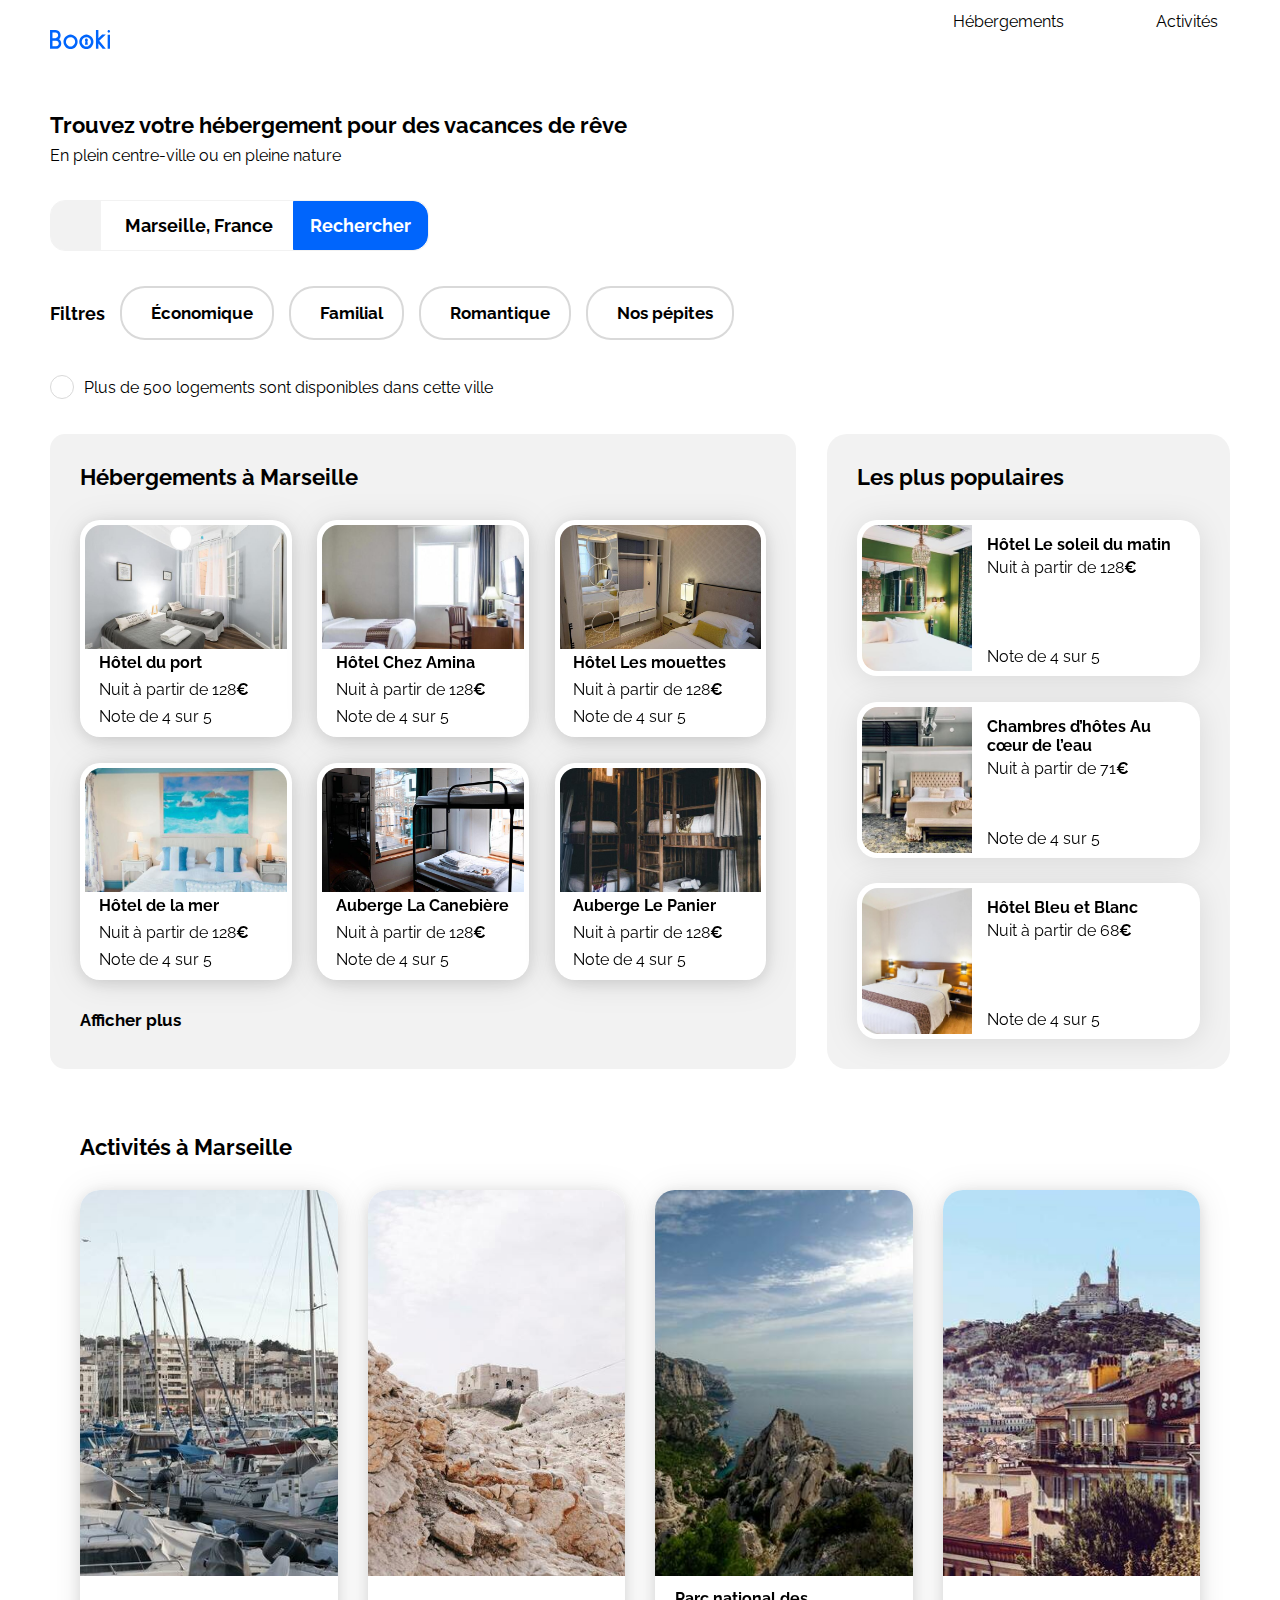
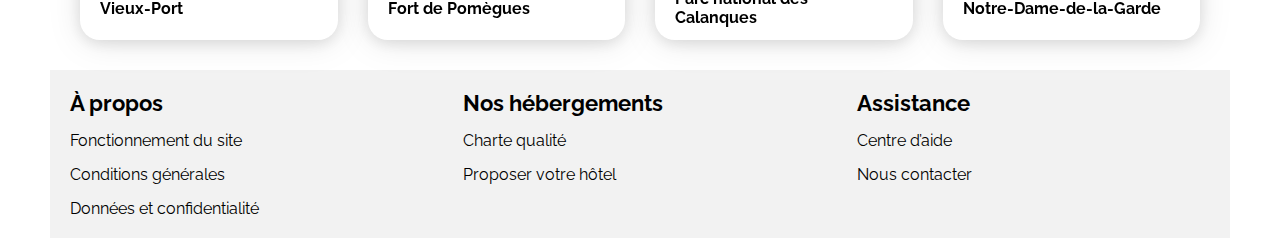
<file: index.html>
<!DOCTYPE html>
<html lang="fr">
  <head>
    <meta charset="UTF-8" />
    <meta name="viewport" content="width=device-width, initial-scale=1.0" />
    <title>Booki</title>
    <link rel="preconnect" href="https://fonts.googleapis.com" />
    <link rel="preconnect" href="https://fonts.gstatic.com" crossorigin />
    <link
      href="https://fonts.googleapis.com/css2?family=Raleway:wght@400;500;700&display=swap"
      rel="stylesheet"
    />
    <link
      rel="stylesheet"
      href="https://cdnjs.cloudflare.com/ajax/libs/font-awesome/6.2.1/css/all.min.css"
      integrity="sha512-MV7K8+y+gLIBoVD59lQIYicR65iaqukzvf/nwasF0nqhPay5w/9lJmVM2hMDcnK1OnMGCdVK+iQrJ7lzPJQd1w=="
      crossorigin="anonymous"
      referrerpolicy="no-referrer"
    />
    <link rel="stylesheet" href="./css/style.css" />
  </head>

  <body>
    <div class="main-container">
      <header>
        <div class="logo">
          <img src="./images/logo/Logo.svg" alt="Logo de Booki" />
        </div>
        <nav class="menu">
          <div class="buttons">
            <div class="btn"><a href="#hebergements">Hébergements</a></div>
            <div class="btn"><a href="#activity">Activités</a></div>
          </div>
        </nav>
      </header>
      <main>
        <section class="informations">
          <div class="headline">
            <h1 class="title">
              Trouvez votre hébergement pour des vacances de rêve
            </h1>
            <p class="subtitle">En plein centre-ville ou en pleine nature</p>
          </div>
          <form class="searchbar">
            <div class="searchicon">
              <i class="fa-solid fa-location-dot"></i>
            </div>
            <div class="searchfield">
              <input
                type="text"
                name="q"
                placeholder="Marseille, France"
                value=""
              />
            </div>
            <div class="searchbutton">
              <button type="submit" id="desktop">Rechercher</button>
              <button type="submit" id="mobile">
                <i class="fa-solid fa-magnifying-glass"> </i>
              </button>
            </div>
          </form>
          <div class="filterbar">
            <h2>Filtres</h2>
            <div class="filters">
              <a href="">
                <div class="btn">
                  <i class="fa-solid fa-money-bill-wave"></i>
                  <span>Économique</span>
                </div>
              </a>
              <a href="">
                <div class="btn">
                  <i class="fa-solid fa-person"></i>
                  <span>Familial</span>
                </div>
              </a>
              <a href="">
                <div class="btn">
                  <i class="fa-solid fa-heart"></i>
                  <span>Romantique</span>
                </div>
              </a>
              <a href="#populaires">
                <div class="btn">
                  <i class="fa-solid fa-fire"></i>
                  <span>Nos pépites</span>
                </div>
              </a>
            </div>
          </div>
          <div class="infobar">
            <div class="icon">
              <i class="fa-solid fa-info"></i>
            </div>
            <p class="subtitle">
              Plus de 500 logements sont disponibles dans cette ville
            </p>
          </div>
        </section>

        <div class="hebergements-and-populaires">
          <section class="hebergements" id="hebergements">
            <div class="title">
              <h2 class="section-title">Hébergements à Marseille</h2>
            </div>

            <div class="hebergements-cards">
              <article class="card">
                <a href="404.html" target="_blank">
                  <img
                    src="./images/hebergements/fred-kleber.jpg"
                    alt="Image de la chambre d'hotel montrant un lit"
                  />
                  <div class="card-content">
                    <div class="card-txt">
                      <h3 class="card-title">Hôtel du port</h3>
                      <p class="card-subtitle">
                        Nuit à partir de 128<span class="euro">€</span>
                      </p>
                    </div>
                    <div class="card-rating">
                      <i class="fa-xs fa-solid fa-star" aria-hidden="false"></i>
                      <i class="fa-xs fa-solid fa-star" aria-hidden="false"></i>
                      <i class="fa-xs fa-solid fa-star" aria-hidden="false"></i>
                      <i class="fa-xs fa-solid fa-star" aria-hidden="false"></i>
                      <i
                        class="fa-xs fa-solid fa-star neutral-star"
                        aria-hidden="true"
                      ></i>
                      <span class="sr-only">Note de 4 sur 5</span>
                    </div>
                  </div>
                </a>
              </article>
              <article class="card">
                <a href="404.html" target="_blank">
                  <img
                    src="./images/hebergements/febrian-zakaria.jpg"
                    alt="Image de la chambre d'hotel montrant un lit"
                  />
                  <div class="card-content">
                    <div class="card-txt">
                      <h3 class="card-title">Hôtel Chez Amina</h3>
                      <p class="card-subtitle">
                        Nuit à partir de 128<span class="euro">€</span>
                      </p>
                    </div>
                    <div class="card-rating">
                      <i class="fa-xs fa-solid fa-star" aria-hidden="false"></i>
                      <i class="fa-xs fa-solid fa-star" aria-hidden="false"></i>
                      <i class="fa-xs fa-solid fa-star" aria-hidden="false"></i>
                      <i class="fa-xs fa-solid fa-star" aria-hidden="false"></i>
                      <i
                        class="fa-xs fa-solid fa-star neutral-star"
                        aria-hidden="true"
                      ></i>
                      <span class="sr-only">Note de 4 sur 5</span>
                    </div>
                  </div>
                </a>
              </article>
              <article class="card">
                <a href="404.html" target="_blank">
                  <img
                    src="./images/hebergements/reisetopia.jpg"
                    alt="Image de la chambre d'hotel montrant un lit"
                  />
                  <div class="card-content">
                    <div class="card-txt">
                      <h3 class="card-title">Hôtel Les mouettes</h3>
                      <p class="card-subtitle">
                        Nuit à partir de 128<span class="euro">€</span>
                      </p>
                    </div>
                    <div class="card-rating">
                      <i class="fa-xs fa-solid fa-star" aria-hidden="false"></i>
                      <i class="fa-xs fa-solid fa-star" aria-hidden="false"></i>
                      <i class="fa-xs fa-solid fa-star" aria-hidden="false"></i>
                      <i class="fa-xs fa-solid fa-star" aria-hidden="false"></i>
                      <i
                        class="fa-xs fa-solid fa-star neutral-star"
                        aria-hidden="true"
                      ></i>
                      <span class="sr-only">Note de 4 sur 5</span>
                    </div>
                  </div>
                </a>
              </article>
              <article class="card">
                <a href="404.html" target="_blank">
                  <img
                    src="./images/hebergements/annie-spratt.jpg"
                    alt="Image de la chambre d'hotel montrant un lit"
                  />
                  <div class="card-content">
                    <div class="card-txt">
                      <h3 class="card-title">Hôtel de la mer</h3>
                      <p class="card-subtitle">
                        Nuit à partir de 128<span class="euro">€</span>
                      </p>
                    </div>
                    <div class="card-rating">
                      <i class="fa-xs fa-solid fa-star" aria-hidden="false"></i>
                      <i class="fa-xs fa-solid fa-star" aria-hidden="false"></i>
                      <i class="fa-xs fa-solid fa-star" aria-hidden="false"></i>
                      <i class="fa-xs fa-solid fa-star" aria-hidden="false"></i>
                      <i
                        class="fa-xs fa-solid fa-star neutral-star"
                        aria-hidden="true"
                      ></i>
                      <span class="sr-only">Note de 4 sur 5</span>
                    </div>
                  </div>
                </a>
              </article>
              <article class="card">
                <a href="404.html" target="_blank">
                  <img
                    src="./images/hebergements/marcus-loke.jpg"
                    alt="Image de la chambre d'hotel montrant un lit"
                  />
                  <div class="card-content">
                    <div class="card-txt">
                      <h3 class="card-title">Auberge La Canebière</h3>
                      <p class="card-subtitle">
                        Nuit à partir de 128<span class="euro">€</span>
                      </p>
                    </div>
                    <div class="card-rating">
                      <i class="fa-xs fa-solid fa-star" aria-hidden="false"></i>
                      <i class="fa-xs fa-solid fa-star" aria-hidden="false"></i>
                      <i class="fa-xs fa-solid fa-star" aria-hidden="false"></i>
                      <i class="fa-xs fa-solid fa-star" aria-hidden="false"></i>
                      <i
                        class="fa-xs fa-solid fa-star neutral-star"
                        aria-hidden="true"
                      ></i>
                      <span class="sr-only">Note de 4 sur 5</span>
                    </div>
                  </div>
                </a>
              </article>
              <article class="card">
                <a href="404.html" target="_blank">
                  <img
                    src="./images/hebergements/nicate-lee.jpg"
                    alt="Image de la chambre d'hotel montrant un lit"
                  />
                  <div class="card-content">
                    <div class="card-txt">
                      <h3 class="card-title">Auberge Le Panier</h3>
                      <p class="card-subtitle">
                        Nuit à partir de 128<span class="euro">€</span>
                      </p>
                    </div>
                    <div class="card-rating">
                      <i class="fa-xs fa-solid fa-star" aria-hidden="false"></i>
                      <i class="fa-xs fa-solid fa-star" aria-hidden="false"></i>
                      <i class="fa-xs fa-solid fa-star" aria-hidden="false"></i>
                      <i class="fa-xs fa-solid fa-star" aria-hidden="false"></i>
                      <i
                        class="fa-xs fa-solid fa-star neutral-star"
                        aria-hidden="true"
                      ></i>
                      <span class="sr-only">Note de 4 sur 5</span>
                    </div>
                  </div>
                </a>
              </article>
            </div>
            <a href="">
              <h3 class="more">Afficher plus</h3>
            </a>
            <!--zdqzdzqd-->
          </section>
          <aside class="populaires" id="populaires">
            <div class="title">
              <h2 class="section-title">Les plus populaires</h2>
              <i class="fa-solid fa-chart-line" aria-hidden="true"></i>
            </div>
            <div class="populaires-cards">
              <a href="404.html" target="_blank">
                <article class="card">
                  <img
                    src="./images/hebergements/emile-guillemot.jpg"
                    alt="Image de la chambre d'hôtel montrant un lit"
                  />
                  <div class="card-content">
                    <div class="card-txt">
                      <h3 class="card-title">Hôtel Le soleil du matin</h3>
                      <p class="card-subtitle">
                        Nuit à partir de 128<span class="euro">€</span>
                      </p>
                    </div>
                    <div class="card-rating">
                      <i class="fa-xs fa-solid fa-star" aria-hidden="false"></i>
                      <i class="fa-xs fa-solid fa-star" aria-hidden="false"></i>
                      <i class="fa-xs fa-solid fa-star" aria-hidden="false"></i>
                      <i class="fa-xs fa-solid fa-star" aria-hidden="false"></i>
                      <i
                        class="fa-xs fa-solid fa-star neutral-star"
                        aria-hidden="true"
                      ></i>
                      <span class="sr-only">Note de 4 sur 5</span>
                    </div>
                  </div>
                </article>
              </a>
              <a href="404.html" target="_blank">
                <article class="card">
                  <img
                    src="./images/hebergements/aw-creative.jpg"
                    alt="Image de la chambre d'hôtel montrant un lit"
                  />
                  <div class="card-content">
                    <div class="card-txt">
                      <h3 class="card-title">
                        Chambres d’hôtes Au cœur de l’eau
                      </h3>
                      <p class="card-subtitle">
                        Nuit à partir de 71<span class="euro">€</span>
                      </p>
                    </div>
                    <div class="card-rating">
                      <i class="fa-xs fa-solid fa-star" aria-hidden="true"></i>
                      <i class="fa-xs fa-solid fa-star" aria-hidden="true"></i>
                      <i class="fa-xs fa-solid fa-star" aria-hidden="true"></i>
                      <i class="fa-xs fa-solid fa-star" aria-hidden="true"></i>
                      <i
                        class="fa-xs fa-solid fa-star neutral-star"
                        aria-hidden="true"
                      ></i>
                      <span class="sr-only">Note de 4 sur 5</span>
                    </div>
                  </div>
                </article>
              </a>
              <a href="404.html" target="_blank">
                <article class="card">
                  <img
                    src="./images/hebergements/febrian-zakaria2.jpg"
                    alt="Image de la chambre d'hôtel montrant un lit"
                  />
                  <div class="card-content">
                    <div class="card-txt">
                      <h3 class="card-title">Hôtel Bleu et Blanc</h3>
                      <p class="card-subtitle">
                        Nuit à partir de 68<span class="euro">€</span>
                      </p>
                    </div>
                    <div class="card-rating">
                      <i class="fa-xs fa-solid fa-star" aria-hidden="true"></i>
                      <i class="fa-xs fa-solid fa-star" aria-hidden="true"></i>
                      <i class="fa-xs fa-solid fa-star" aria-hidden="true"></i>
                      <i class="fa-xs fa-solid fa-star" aria-hidden="true"></i>
                      <i
                        class="fa-xs fa-solid fa-star neutral-star"
                        aria-hidden="true"
                      ></i>
                      <span class="sr-only">Note de 4 sur 5</span>
                    </div>
                  </div>
                </article>
              </a>
            </div>
          </aside>
        </div>

        <section class="activity" id="activity">
          <div class="title">
            <h2 class="section-title">Activités à Marseille</h2>
          </div>

          <div class="activity-cards">
            <a href="404.html" target="_blank">
              <article class="card">
                <img
                  src="./images/activites/reno-laithienne.jpg"
                  alt="Image de la chambre d'hotel montrant un lit"
                />
                <div class="card-content">
                  <h3 class="card-title">Vieux-Port</h3>
                </div>
              </article>
            </a>
            <a href="404.html" target="_blank">
              <article class="card">
                <img
                  src="./images/activites/paul-hermann.jpg"
                  alt="Image de la chambre d'hotel montrant un lit"
                />
                <div class="card-content">
                  <h3 class="card-title">Fort de Pomègues</h3>
                </div>
              </article>
            </a>
            <a href="404.html" target="_blank">
              <article class="card">
                <img
                  src="./images/activites/kilyan-sockalingum.jpg"
                  alt="Image de la chambre d'hotel montrant un lit"
                />
                <div class="card-content">
                  <h3 class="card-title">Parc national des Calanques</h3>
                </div>
              </article>
            </a>
            <a href="404.html" target="_blank">
              <article class="card">
                <img
                  src="./images/activites/florian-wehde.jpg"
                  alt="Image de la chambre d'hotel montrant un lit"
                />
                <div class="card-content">
                  <h3 class="card-title">Notre-Dame-de-la-Garde</h3>
                </div>
              </article>
            </a>
          </div>
        </section>
      </main>
      <footer>
        <div class="about">
          <div class="content about-cgu">
            <div class="title">
              <h2 class="section-title">À propos</h2>
            </div>
            <div class="about-content">
              <a href="">
                <p>Fonctionnement du site</p>
              </a>
              <a href="">
                <p>Conditions générales</p>
              </a>
              <a href="">
                <p>Données et confidentialité</p>
              </a>
            </div>
          </div>
          <div class="content about-hebergements">
            <div class="title">
              <h2 class="section-title">Nos hébergements</h2>
            </div>
            <div class="about-content">
              <a href="">
                <p>Charte qualité</p>
              </a>
              <a href="">
                <p>Proposer votre hôtel</p>
              </a>
            </div>
          </div>
          <div class="content about-help">
            <div class="title">
              <h2 class="section-title">Assistance</h2>
            </div>
            <div class="about-content">
              <a href="">
                <p>Centre d’aide</p>
              </a>
              <a href="">
                <p>Nous contacter</p>
              </a>
            </div>
          </div>
        </div>
      </footer>
    </div>
  </body>
</html>
</file>
<file: css/style.css>
/****** General ***********/
* {
  font-family: "Raleway", sans-serif;
  text-decoration: none;
  margin: 0px;
}

:root {
  --main-color: #0065fc;
  --main-bg-color: #f2f2f2;
  --filter-bg-color: #deebff;
}

.fa-solid {
  color: var(--main-color);
}

body {
  display: flex;
  margin: 0px;
  justify-content: center;
}

a {
  color: #000;
}

.main-container {
  width: 100%;
  max-width: 1440px;
  box-sizing: border-box;
  background-color: white;
}

.card {
  background-color: white;
  border-radius: 20px;
  padding: 5px;
  filter: drop-shadow(0px 3px 15px rgba(0, 0, 0, 0.1));
}

.card img {
  object-fit: cover;
}

.card-title {
  align-self: stretch;
  color: #000;
  text-decoration: none;
  margin: 0;

  /* Card/Title */
  font-family: Raleway;
  font-size: 1rem;
  font-style: normal;
  font-weight: 700;
  line-height: normal;
}

.euro {
  font-weight: 700;
}

.neutral-star {
  color: var(--main-bg-color);
}

/****** Header ***********/
header {
  display: flex;
  justify-content: space-between;
}

.logo {
  padding: 1.875rem 3.125rem;
  align-items: flex-start;
}

.logo img {
  width: 3.81813rem;
  height: auto;
}

.menu {
  display: flex;
  padding: 0rem 3.125rem;
  flex-direction: column;
  align-items: center;
  gap: 4.25rem;
}

.menu .buttons {
  display: flex;
  justify-content: flex-end;
  align-items: flex-end;
  gap: 4.25rem;
}

.btn a {
  text-decoration: none;
  color: #000;
  font-size: 16px;
  padding: 10px;
  display: block;
  border: 2px solid transparent;
}

.btn a:hover {
  border-top: 2px solid var(--main-color); /* Bordure bleue pour l'élément actif */

  color: var(--main-color);
}

/* when button is active
.btn.active a {
  border-top: 2px solid var(--main-color); /* Bordure bleue pour l'élément actif 

  color: var(--main-color);
}
*/
/********** Main ***********/

main {
  margin-top: 1.86rem;
  display: flex;
  padding: 0rem 3.125rem;
  flex-direction: column;
  gap: 2.1875rem;
  align-self: stretch;
}

h1 {
  margin: 0px;
  color: #000;
  text-decoration: none;

  align-self: stretch;
  /* Title/Section */
  font-family: Raleway;
  font-size: 1.375rem;
  font-style: normal;
  font-weight: 700;
  line-height: normal;
}

.section-title {
  margin: 0px;
  color: #000;
  text-decoration: none;

  align-self: stretch;
  /* Title/Section */
  font-family: Raleway;
  font-size: 1.375rem;
  font-style: normal;
  font-weight: 700;
  line-height: normal;
}

.card-subtitle {
  margin: 0px;
  color: #000;
  align-self: stretch;

  /* Footer/Link */
  font-family: Raleway;
  font-size: 1rem;
  font-style: normal;
  font-weight: 400;
  line-height: normal;
}

h2 {
  color: #000;
  text-decoration: none;

  /* Title/Filter */
  font-family: Raleway;
  font-size: 1.125rem;
  font-style: normal;
  font-weight: 700;
  line-height: normal;
}

h3 {
  color: var(--Black, #000);
  font-family: Raleway;
  font-size: 1.0625rem;
  font-style: normal;
  font-weight: 700;
  text-decoration: none;

  line-height: normal;
}

.btn span {
  color: var(--Black, #000);
  font-family: Raleway;
  font-size: 1.0625rem;
  font-style: normal;
  font-weight: 700;
  text-decoration: none;

  line-height: normal;
}

.informations {
  display: flex;
  flex-direction: column;
  align-items: flex-start;
  gap: 2.1875rem;
  align-self: stretch;
}

.headline {
  display: flex;
  height: auto;
  flex-direction: column;
  align-items: flex-start;
  align-self: stretch;
  gap: 0.5rem;
}

.searchbar {
  display: flex;
  width: 23.5625rem;
  height: 3.0625rem;
  align-items: center;
  justify-content: space-between;

  border-radius: 0.9375rem;
  border: 1px solid var(--Grey, #f2f2f2);
  background: var(--White, #fff);
}

.searchbar .searchicon {
  min-width: 3.125rem;
  height: 3.0625rem;
  background-color: #f2f2f2;
  border-radius: 0.85rem 0rem 0rem 0.85rem;
  display: flex;
  justify-content: center;
  align-items: center;
}
.searchbar .searchicon i {
  color: #000;
}

.searchbar .searchfield input[type="text"] {
  width: 100%;
  height: 100%;
  border: none;
  outline: none;
  padding-left: 1.5rem;

  color: var(--Black, #000);
  text-align: start;
  font-family: Raleway;
  font-size: 1.125rem;
  font-style: normal;
  font-weight: 700;
  line-height: normal;
}

::-webkit-input-placeholder {
  /* Chrome/Opera/Safari */

  color: var(--Black, #000);
  text-align: start;
  font-family: Raleway;
  font-size: 1.125rem;
  font-style: normal;
  font-weight: 700;
  line-height: normal;
}
::-moz-placeholder {
  /* Firefox 19+ */
  opacity: 1;

  color: var(--Black, #000);
  text-align: start;
  font-family: Raleway;
  font-size: 1.125rem;
  font-style: normal;
  font-weight: 700;
  line-height: normal;
}
:-ms-input-placeholder {
  /* IE 10+ */

  color: var(--Black, #000);
  text-align: start;
  font-family: Raleway;
  font-size: 1.125rem;
  font-style: normal;
  font-weight: 700;
  line-height: normal;
}
:-moz-placeholder {
  /* Firefox 18- */
  opacity: 1;

  color: var(--Black, #000);
  text-align: start;
  font-family: Raleway;
  font-size: 1.125rem;
  font-style: normal;
  font-weight: 700;
  line-height: normal;
}

.searchbar .searchbutton button {
  display: flex;
  height: 3.0625rem;
  padding: 0.9375rem 1rem;
  align-items: center;

  border-radius: 0rem 0.9375rem 0.9375rem 0rem;
  border: 1px solid var(--Blue, #0065fc);
  background: var(--Blue, #0065fc);

  color: var(--White, #fff);
  text-align: center;
  font-family: Raleway;
  font-size: 1.12rem;
  font-style: normal;
  font-weight: 700;
  line-height: normal;
}

.searchbar .searchbutton button:hover {
  background: var(--Blue-Dark, #0045b3);
  cursor: pointer;
}

.searchbar .searchbutton #mobile {
  display: none;
}

.searchbar .searchbutton i {
  color: #ffffff;
}

.filterbar {
  display: flex;
  align-items: center;
  gap: 0.9375rem;
}

.filters {
  display: flex;
  gap: 0.9375rem;
}

.filters .i {
  width: 1.375rem;
  height: 1.375rem;
}

.filters .btn {
  display: flex;
  height: 2.6rem;
  padding: 0.25rem 1.1875rem;
  align-items: center;
  gap: 0.625rem;

  border-radius: 1.5625rem;
  border: 2px solid var(--Grey-Tint2, #d9d9d9);
}

.filters .btn:hover {
  background: var(--Blue-Light, #deebff);
}

.infobar {
  display: flex;
  height: 1.5rem;
  align-items: center;
  gap: 0.625rem;
  align-self: stretch;
}

.infobar .subtitle {
  flex: 1 0 0;
  align-self: center;
}

.infobar .icon {
  text-align: center;
  align-items: center;
  border-radius: 100%;
  border: 0.06rem solid var(--Grey-Tint2, #d9d9d9);
  width: 1.5rem;
  height: 1.5rem;
  box-sizing: border-box;
}

.infobar .icon i {
  font-size: 0.68rem;
}

/********** Hébergements and populaires ***********/
.hebergements-and-populaires {
  display: flex;
  flex-wrap: wrap;
  gap: clamp(0.25rem, 2.4lvw, 2rem);
  box-sizing: border-box;
  justify-content: space-between;
}

.title {
  display: flex;
  justify-content: space-between;
  align-items: center;
  align-self: stretch;
  width: 100%;
}

/****** Hebergements ***********/
.hebergements {
  display: flex;
  padding: 1.875rem;
  flex-direction: column;
  gap: 1.875rem;
  align-self: stretch;
  flex: 2 0 0; /* La section hébergements a une priorité de croissance plus élevée */

  border-radius: 0.9375rem;
  background: var(--Grey, #f2f2f2);
}

.hebergements-cards {
  display: grid;
  box-sizing: border-box;
  gap: clamp(0.25rem, 2lvw, 2rem);

  grid-template-columns: repeat(3, minmax(170px, 1fr)); /* Trois colonnes */
  grid-template-rows: repeat(
    2,
    auto
  ); /* Deux lignes, la hauteur s'adapte au contenu */
}

.hebergements-cards .card {
  box-sizing: border-box;
  box-shadow: 0px 3px 15px 0px rgba(0, 0, 0, 0.1);
  min-width: 170px;
}

.hebergements-cards .card a {
  display: block;
  width: 100%;
  padding-bottom: 0.4rem;
}

.hebergements-cards img {
  width: 100%;
  height: 7.75rem;
  object-fit: cover;
  border-radius: 1rem 1rem 0rem 0rem;
}

.hebergements-cards .card-content {
  display: flex;
  padding: 0rem 0.85rem;
  flex-direction: column;
  justify-content: space-between;
  align-items: flex-start;
  gap: 0.5rem;
  align-self: stretch;
}

.hebergements-cards .card-txt {
  display: flex;
  flex-direction: column;
  justify-content: center;
  align-items: flex-start;
  gap: 0.5rem;
  align-self: stretch;
}

.hebergements-cards .card-subtitle {
  margin: 0;
  text-decoration: none;
}

.hebergements-cards .card-rating {
  display: inline-block;
}

.hebergements .more {
  margin: 0;
}
/****** Populaires ***********/
.populaires {
  display: flex;
  flex-direction: column;
  align-items: flex-start;
  gap: 1.875rem;
  background-color: var(--main-bg-color);
  border-radius: 20px;
  padding: 30px;
  box-sizing: border-box;
  flex: 1 0 0;
}

.populaires-cards {
  display: flex;
  flex-direction: column;
  gap: clamp(0.25rem, 2lvw, 2rem);
}

.populaires-cards .card {
  display: flex;
}

.populaires-cards img {
  max-width: 123px;
  width: 33%;
  height: 146px;
  border-radius: 1rem 0rem 0rem 1rem;
}

.populaires-cards .card-content {
  width: 67%;
  padding-left: 15px;
  display: flex;
  flex-direction: column;
  justify-content: space-between;
  box-sizing: border-box;
}

.populaires-cards .card-title {
  margin-top: 10px;
  margin-bottom: 4px;
}

.populaires-cards .card-subtitle {
  margin: 0;
}

.populaires-cards .card-rating {
  margin-bottom: 5px;
  display: var(--fa-display, inline-block);
}

/********** Activity ***********/

.activity {
  display: flex;
  padding: 1.875rem;
  flex-direction: column;
  align-items: flex-start;
  gap: 1.875rem;
  align-self: stretch;
}

.activity-cards {
  display: flex;
  gap: 1.875rem;
  width: 100%;
  justify-content: space-between;
}

.activity-cards a {
  display: block;
  width: 100%;
}

.activity-cards .card {
  display: flex;
  flex-direction: column;
  width: 100%;
  height: 100%;
  padding: 0px;
  overflow: hidden;

  border-radius: 20px;
  box-shadow: 0px 3px 15px 0px rgba(0, 0, 0, 0.1);
}

.activity-cards img {
  flex-shrink: 1;
  width: 100%;
  height: 100%;
  object-fit: cover;
}

.card:hover {
  -ms-transform: scale(1.005); /* IE 9 */
  -webkit-transform: scale(1.01); /* Safari 3-8 */
  transform: scale(1.01);
}

.activity-cards .card-content {
  display: flex;
  min-height: 2rem;
  padding: 1rem 1.25rem;
  flex-direction: column;
  justify-content: center;
  align-items: flex-start;
  align-self: stretch;
}

.activity-cards .card-content .card-title {
  align-self: stretch;
  color: #000;
  font-family: Raleway;
  font-size: 1rem;
  font-style: normal;
  font-weight: 700;
}

/********** Footer ***********/

footer {
  padding: 0rem 3.125rem;
}

footer .about {
  display: flex;
  align-items: flex-start;
  align-self: stretch;
  margin: 0px;
  background: var(--Grey, #f2f2f2);
}

footer .content {
  display: flex;
  padding: 1.25rem;
  flex-direction: column;
  align-items: flex-start;
  gap: 0.9375rem;
  flex: 1 0 0;
  align-self: stretch;
  margin: 0px;
}

footer .about-content {
  display: flex;
  flex-direction: column;
  gap: 0.9375rem;
}

/****** Media queries ***********/
/* Medium devices (tablets, less/equal than 1024px) */

@media (max-width: 1024px) {
  .filterbar {
    align-items: start;
    flex-direction: column;
  }
  .filters {
    gap: clamp(0.25rem, 1.4lvw, 0.9375rem);
  }

  .hebergements-and-populaires {
    flex-direction: column;
    gap: 2rem;
  }

  .populaires {
    width: 100%;
  }

  .populaires-cards {
    display: flex;
    flex-direction: row;
    gap: clamp(0.25rem, 2lvw, 2rem);
    width: 100%;
    height: max-content;
    justify-content: space-between;
  }

  .populaires-cards .card {
    display: flex;
    width: 100%;
  }

  .populaires-cards a {
    width: 33%;
  }

  .activity-cards .card-content .card-title {
    font-size: 1.6vw;
  }
}

/* Small devices (phones, less than 768px) */
@media (max-width: 767.98px) {
  main {
    padding: 0px;
  }

  header {
    flex-direction: column;
    align-items: center;
    width: 100%;
  }

  .informations {
    padding: 0 1.25rem;
  }

  .logo img {
    width: 10.6vw;
    width: clamp(3.81813rem, 10lvw, 5rem);
    align-items: center;
    justify-content: center;
  }

  .menu {
    flex-direction: row;
    justify-content: space-between;
    width: 100%;
    padding: 0rem;
  }

  .menu .buttons {
    gap: 0;
    width: 100%;
    justify-content: space-between;

    box-shadow: inset 0px -3px 0px 0px #f2f2f2;
  }

  .btn {
    width: 100%;
    box-sizing: border-box;
  }

  .btn a {
    box-sizing: border-box;

    font-size: clamp(1rem, 2.5lvw, 2rem);
    font-weight: 500;
    text-align: center;
  }

  .btn a:hover {
    border: 0px transparent;
    border-bottom: 3px solid var(--main-color);
  }

  .searchbar {
    width: 100%;
  }

  .searchbar .searchbutton #desktop {
    display: none;
  }
  .searchbar .searchbutton #mobile {
    display: flex;
  }

  .searchbar .searchfield {
    width: 100%;
  }

  .searchbar .searchfield input[type="text"] {
    text-align: start;
  }

  .searchbar .searchbutton button {
    border-radius: 0.9375rem;
    border: 1px solid var(--Blue, #0065fc);
    background: var(--Blue, #0065fc);
    box-shadow: 0px 4px 4px 0px rgba(0, 0, 0, 0.25);
  }

  .filterbar {
    width: 100%;
  }

  .filters {
    display: grid;
    grid-template-columns: repeat(2, 1fr);
    grid-template-rows: repeat(2, auto);

    width: 100%;
  }

  .filters .btn {
    width: 100%;
  }

  .filters .btn h3 {
    font-size: 0.875rem;
  }

  .hebergements-and-populaires {
    flex-direction: column-reverse;
    gap: 0.9375rem;
  }

  .populaires {
    border-radius: 0px;
    padding: 1.25rem;
  }

  .populaires-cards {
    display: flex;
    flex-direction: column;
  }

  .populaires-cards a {
    width: 100%;
  }

  .populaires-cards .card {
    width: auto;
  }

  .hebergements {
    border-radius: 0px;
    padding: 1.25rem;
    background-color: transparent;
  }

  .hebergements-cards {
    display: flex;
    flex-direction: column;
  }

  .hebergements-cards .card {
    width: 100%;
  }

  .activity {
    padding: 1.25rem;
  }

  .activity-cards {
    display: flex;
    flex-direction: column;
    gap: 0.9375rem;
  }

  .activity-cards .card {
    width: 100%;
    max-height: 515px;
  }

  .activity-cards img {
    max-height: 8.8125rem;
  }

  .activity-cards .card-content .card-title {
    font-size: 1rem;
  }

  footer {
    padding: 0rem;
  }

  footer .about {
    flex-direction: column;
    align-items: center;
    padding: 1.875rem;
    gap: 3.125rem;
  }

  footer section {
    padding: 0rem;
    gap: 0.9375rem;
  }
}
</file>
